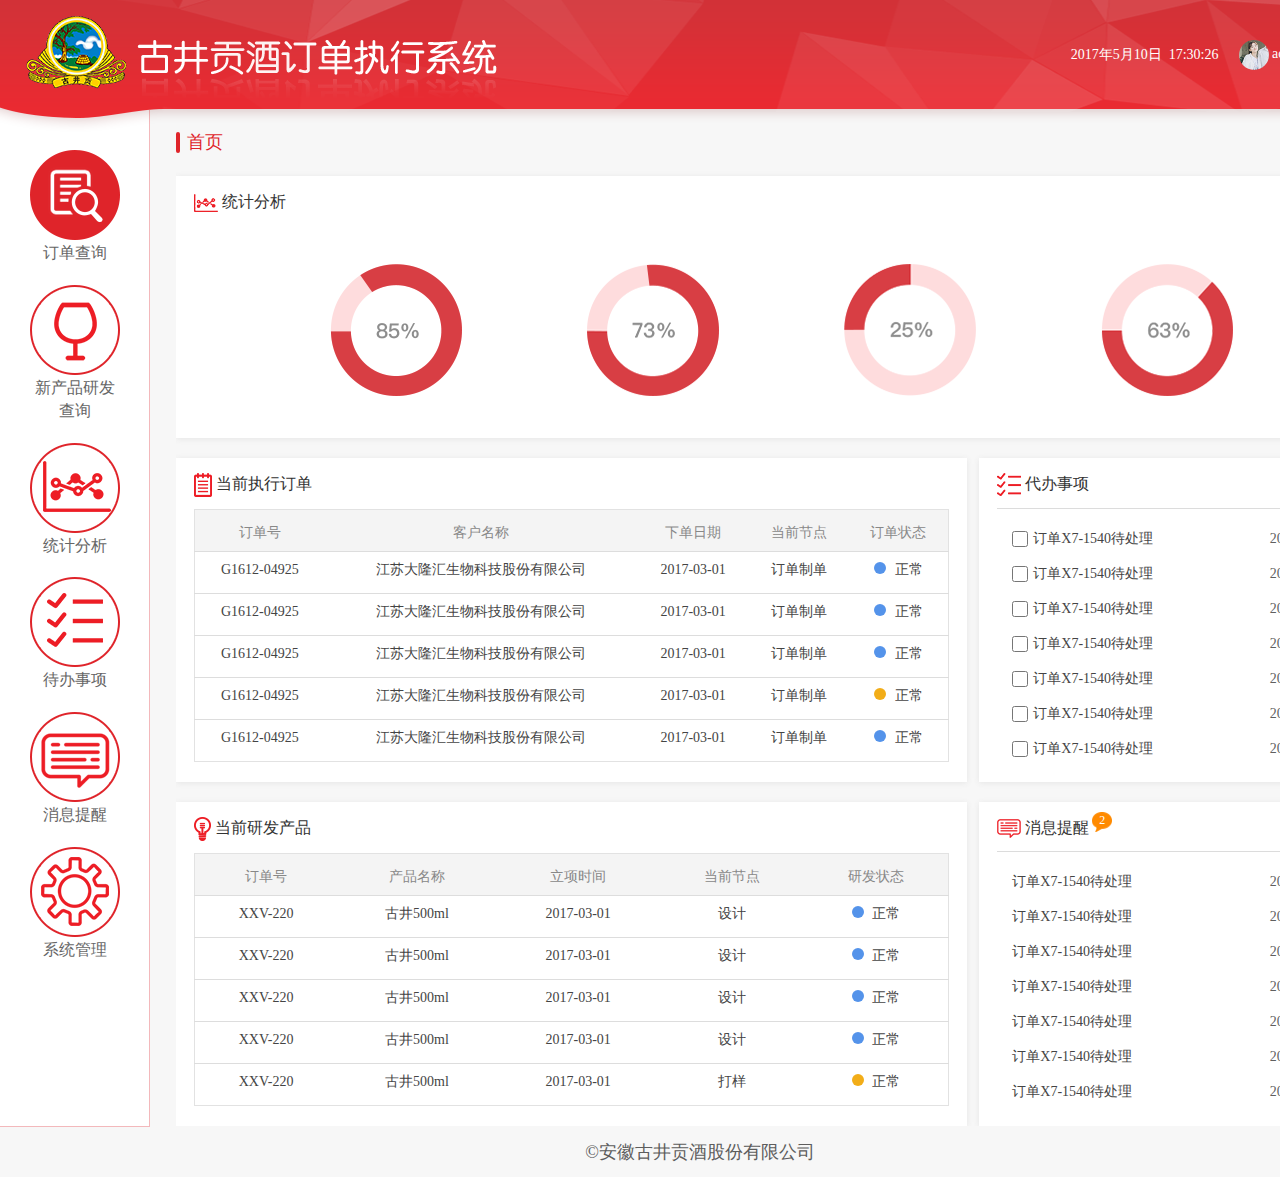
<file: index.html>
<!DOCTYPE html>
<html lang="en">
<head>
    <meta charset="UTF-8">
    <meta http-equiv="X-UA-Compatible" content="IE=edge,Chrome=1"/>
    <meta http-equiv="X-UA-Compatible" content="IE=9"/>
    <title>古井贡酒-首页</title>
    <link rel="stylesheet" href="css/reset.min.css">
    <link rel="stylesheet" href="bootstrap/css/font-awesome.min.css">
    <link rel="stylesheet" href="bootstrap/fonts/fontawesome-webfont.svg">
    <link rel="stylesheet" href="bootstrap/fonts/glyphicons-halflings-regular.svg">
    <link rel="stylesheet" href="bootstrap/css/bootstrap.min.css">
    <link rel="stylesheet" href="css/index.css">
</head>
<body>
<div id="wrapper">
    <div class="header clearfix">
        <div class="head-logo fl">
            <img src="img/logo.png" alt="">
        </div>
        <div class="header-title fl"><img src="img/title.png" alt=""></div>
        <div class="navbar-user fr clearfix">
            <div class="header-time fl">
                2017年5月10日 &nbsp;17:30:26
            </div>
            <div class="navbar-user-name fl">
                <img src="img/user.png">
                admin
            </div>
            <div class="login-in-out fl">
                <a><i class="glyphicon glyphicon-off"></i>退出</a>
            </div>
        </div>
    </div>
    <div class="con clearfix">
        <div class="conL fl">
            <ul>
                <li class="on">订单查询</li>
                <li class="">新产品研发查询</li>
                <li class="">统计分析</li>
                <li class="">待办事项</li>
                <li class="">消息提醒</li>
                <li class="">系统管理</li>
            </ul>
        </div>
        <div class="conR">
            <div class="com-h2">首页</div>
            <div class="box1 com-box">
                <div class="com-h3">
                    <img src="img/icon01.png" alt="">
                    统计分析
                </div>
                <div class="tj">
                    <img src="img/tj.png" alt="">
                </div>
            </div>
            <div class="box2 com-box">
                <div class="com-h3">
                    <img src="img/icon02.png" alt="">
                    当前执行订单
                </div>
                <table class="table ">
                   <thead>
                       <tr>
                           <th>订单号</th>
                           <th>客户名称</th>
                           <th>下单日期</th>
                           <th>当前节点</th>
                           <th>订单状态</th>
                       </tr>
                   </thead>
                    <tbody>
                    <tr>
                        <td>G1612-04925</td>
                        <td>江苏大隆汇生物科技股份有限公司</td>
                        <td>2017-03-01</td>
                        <td> 订单制单 </td>
                        <td><span class="dot"></span>  正常</td>
                    </tr>
                    <tr>
                        <td>G1612-04925</td>
                        <td>江苏大隆汇生物科技股份有限公司</td>
                        <td>2017-03-01</td>
                        <td> 订单制单 </td>
                        <td><span class="dot"></span>  正常</td>
                    </tr>
                    <tr>
                        <td>G1612-04925</td>
                        <td>江苏大隆汇生物科技股份有限公司</td>
                        <td>2017-03-01</td>
                        <td> 订单制单 </td>
                        <td><span class="dot"></span>  正常</td>
                    </tr>
                    <tr>
                        <td>G1612-04925</td>
                        <td>江苏大隆汇生物科技股份有限公司</td>
                        <td>2017-03-01</td>
                        <td> 订单制单 </td>
                        <td><span class="dot  yellow-dot"></span>  正常</td>
                    </tr> <tr>
                        <td>G1612-04925</td>
                        <td>江苏大隆汇生物科技股份有限公司</td>
                        <td>2017-03-01</td>
                        <td> 订单制单 </td>
                        <td><span class="dot"></span>  正常</td>
                    </tr>

                    </tbody>
                </table>
            </div>
            <div class="box3 com-box">
                <div class="com-h3">
                    <img src="img/icon03.png" alt="">
                    代办事项
                </div>
                <div class="operate">
                    <a href="##"><img src="img/delete.png" alt=""></a>
                    <a href="##"><img src="img/add.png" alt=""></a>
                </div>
                <ul class="list-group">
                    <li class="list-group-item"><input type="checkbox">订单X7-1540待处理  <span class="badge">2016-09-27</span></li>
                    <li class="list-group-item"><input type="checkbox">订单X7-1540待处理  <span class="badge">2016-09-27</span></li>
                    <li class="list-group-item"><input type="checkbox">订单X7-1540待处理  <span class="badge">2016-09-27</span></li>
                    <li class="list-group-item"><input type="checkbox">订单X7-1540待处理  <span class="badge">2016-09-27</span></li>
                    <li class="list-group-item"><input type="checkbox">订单X7-1540待处理  <span class="badge">2016-09-27</span></li>
                    <li class="list-group-item"><input type="checkbox">订单X7-1540待处理  <span class="badge">2016-09-27</span></li>
                    <li class="list-group-item"><input type="checkbox">订单X7-1540待处理  <span class="badge">2016-09-27</span></li>

                </ul>
            </div>
            <div class="box4 com-box">
                <div class="com-h3">
                    <img src="img/icon04.png" alt="">
                    当前研发产品
                </div>
                <table class="table ">
                    <thead>
                    <tr>
                        <th>订单号</th>
                        <th>产品名称</th>
                        <th>立项时间</th>
                        <th>当前节点</th>
                        <th>研发状态</th>
                    </tr>
                    </thead>
                    <tbody>
                    <tr>
                        <td>XXV-220</td>
                        <td>古井500ml</td>
                        <td>2017-03-01</td>
                        <td> 设计 </td>
                        <td><span class="dot"></span>  正常</td>
                    </tr>
                    <tr>
                        <td>XXV-220</td>
                        <td>古井500ml</td>
                        <td>2017-03-01</td>
                        <td> 设计 </td>
                        <td><span class="dot"></span>  正常</td>
                    </tr>
                    <tr>
                        <td>XXV-220</td>
                        <td>古井500ml</td>
                        <td>2017-03-01</td>
                        <td> 设计 </td>
                        <td><span class="dot"></span>  正常</td>
                    </tr>
                    <tr>
                        <td>XXV-220</td>
                        <td>古井500ml</td>
                        <td>2017-03-01</td>
                        <td> 设计 </td>
                        <td><span class="dot"></span>  正常</td>
                    </tr>
                    <tr>
                        <td>XXV-220</td>
                        <td>古井500ml</td>
                        <td>2017-03-01</td>
                        <td> 打样 </td>
                        <td><span class="dot yellow-dot"></span>  正常</td>
                    </tr>

                    </tbody>
                </table>
            </div>
            <div class="box5 com-box">
                <div class="com-h3 mess-mind">
                    <img src="img/icon05.png" alt="">
                    消息提醒
                    <span class="mess-mind-num">2</span>
                </div>
                <ul class="list-group">
                    <li class="list-group-item">订单X7-1540待处理  <span class="badge">2016-09-27</span></li>
                    <li class="list-group-item">订单X7-1540待处理  <span class="badge">2016-09-27</span></li>
                    <li class="list-group-item">订单X7-1540待处理  <span class="badge">2016-09-27</span></li>
                    <li class="list-group-item">订单X7-1540待处理  <span class="badge">2016-09-27</span></li>
                    <li class="list-group-item">订单X7-1540待处理  <span class="badge">2016-09-27</span></li>
                    <li class="list-group-item">订单X7-1540待处理  <span class="badge">2016-09-27</span></li>
                    <li class="list-group-item">订单X7-1540待处理  <span class="badge">2016-09-27</span></li>

                </ul>
            </div>


        </div>
    </div>
</div>
<div class="footer">
    ©安徽古井贡酒股份有限公司
</div>
</body>
</html>
<script src="js/jquery-1.11.3.min.js"></script>
<script src="bootstrap/js/bootstrap.min.js"></script>
<script src="bootstrap/js/html5.min.js"></script>
<script src="js/index.js"></script>
</file>
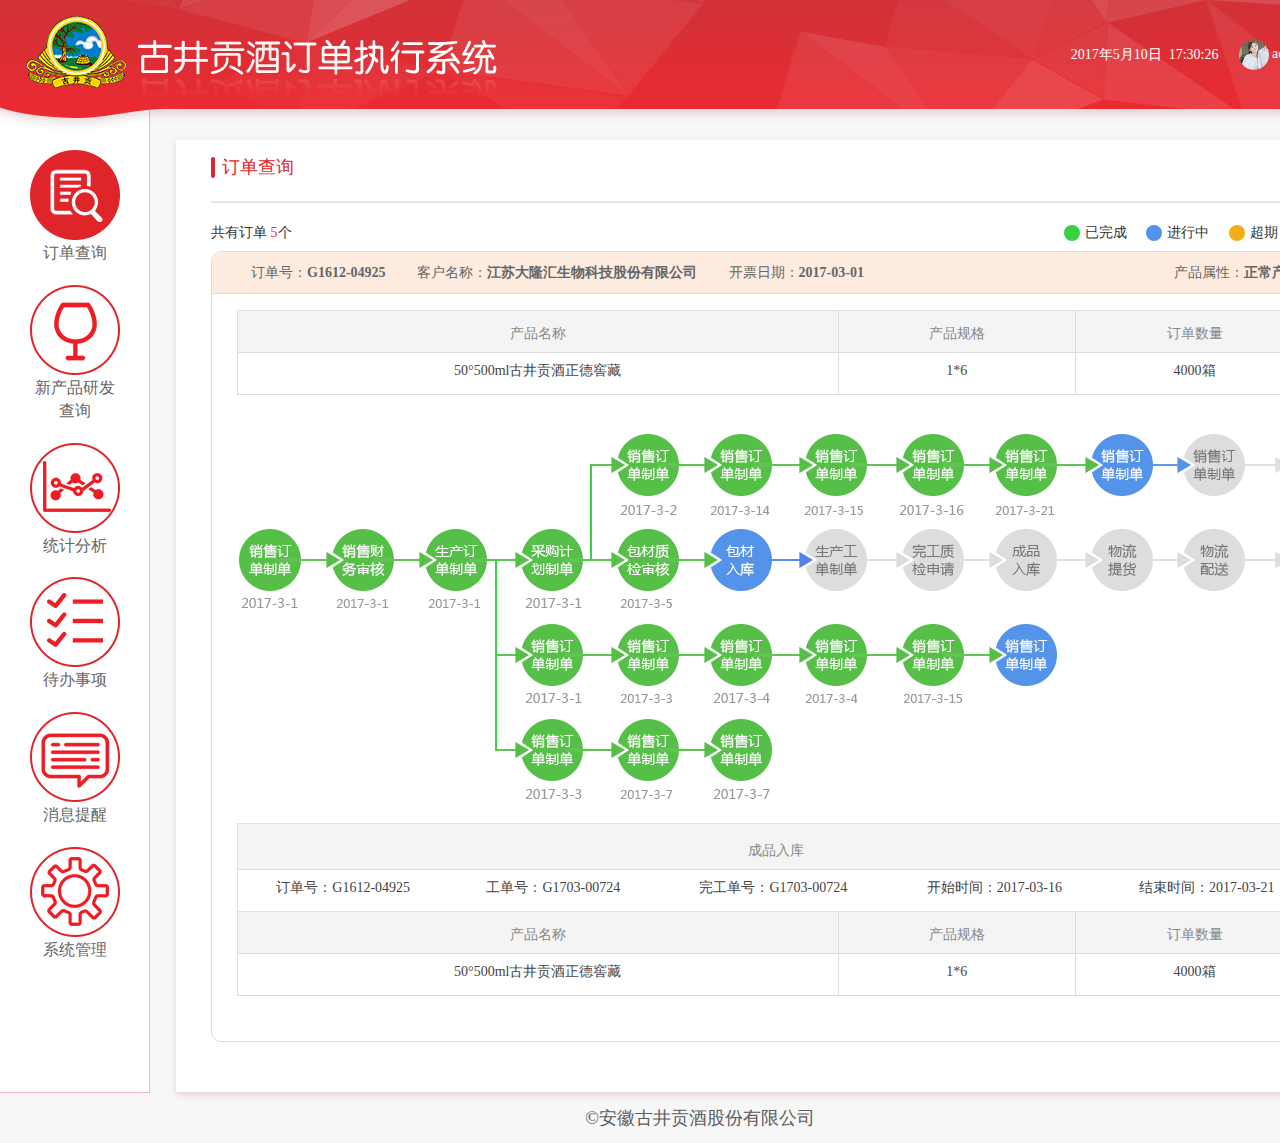
<file: ddcx.html>
<!DOCTYPE html>
<html lang="en">
<head>
    <meta charset="UTF-8">
    <meta http-equiv="X-UA-Compatible" content="IE=edge,Chrome=1"/>
    <meta http-equiv="X-UA-Compatible" content="IE=9"/>
    <title>古井贡酒-订单查询</title>
    <link rel="stylesheet" href="css/reset.min.css">
    <link rel="stylesheet" href="bootstrap/css/font-awesome.min.css">
    <link rel="stylesheet" href="bootstrap/fonts/fontawesome-webfont.svg">
    <link rel="stylesheet" href="bootstrap/fonts/glyphicons-halflings-regular.svg">
    <link rel="stylesheet" href="bootstrap/css/bootstrap.min.css">
    <link rel="stylesheet" href="css/index.css">
</head>
<body>
<div id="wrapper">
    <div class="header clearfix">
        <div class="head-logo fl">
            <img src="img/logo.png" alt="">
        </div>
        <div class="header-title fl"><img src="img/title.png" alt=""></div>
        <div class="navbar-user fr clearfix">
            <div class="header-time fl">
                2017年5月10日 &nbsp;17:30:26
            </div>
            <div class="navbar-user-name fl">
                <img src="img/user.png">
                admin
            </div>
            <div class="login-in-out fl">
                <a><i class="glyphicon glyphicon-off"></i>退出</a>
            </div>
        </div>
    </div>
    <div class="con clearfix">
        <div class="conL fl">
            <ul>
                <li class="on">订单查询</li>
                <li class="">新产品研发查询</li>
                <li class="">统计分析</li>
                <li class="">待办事项</li>
                <li class="">消息提醒</li>
                <li class="">系统管理</li>
            </ul>
        </div>
        <div class="conR com-box2">
            <div class="com-h2">订单查询</div>
            <hr class="com-line">
            <div class="order-status">
                <span>共有订单 <i class="red-font">5</i>个</span>
                <div class="order-status-process fr">
                    <span><i class="dot green-dot"></i>已完成</span>
                    <span><i class="dot"></i>进行中</span>
                    <span><i class="dot yellow-dot"></i>超期</span>
                    <span><i class="dot green-dot2"></i>无</span>
                </div>
            </div>
            <div class="order-item">
                <div class="order-item-h3 clearfix">
                    <span>订单号：<b>G1612-04925</b> </span>
                    <span>客户名称：<b>江苏大隆汇生物科技股份有限公司</b></span>
                    <span>开票日期：<b>2017-03-01</b> </span>
                    <span class="fr">产品属性：<b>正常产品</b></span></div>
                <table class="table table-bordered">
                    <thead>
                    <tr>
                        <th>产品名称</th>
                        <th>产品规格</th>
                        <th>订单数量</th>
                    </tr>
                    </thead>
                    <tbody>
                    <tr>
                        <td>50°500ml古井贡酒正德窖藏</td>
                        <td>1*6</td>
                        <td>4000箱</td>
                    </tr>
                    </tbody>
                </table>
                <div class="flow-chart">
                    <img src="img/pic1.png" alt="">
                </div>
                <table class="table table2">
                    <thead>
                    <tr>
                        <th colspan="5">成品入库</th>
                    </tr>
                    </thead>
                    <tbody>
                    <tr>
                        <td>订单号：G1612-04925</td>
                        <td>工单号：G1703-00724</td>
                        <td>完工单号：G1703-00724</td>
                        <td> 开始时间：2017-03-16 </td>
                        <td>结束时间：2017-03-21</td>
                    </tr>
                    </tbody>
                </table>
                <table class="table table-bordered">
                    <thead>
                    <tr>
                        <th>产品名称</th>
                        <th>产品规格</th>
                        <th>订单数量</th>
                    </tr>
                    </thead>
                    <tbody>
                    <tr>
                        <td>50°500ml古井贡酒正德窖藏</td>
                        <td>1*6</td>
                        <td>4000箱</td>
                    </tr>
                    </tbody>
                </table>
            </div>

        </div>
    </div>
</div>
<div class="footer">
    ©安徽古井贡酒股份有限公司
</div>
</body>
</html>
<script src="js/jquery-1.11.3.min.js"></script>
<script src="bootstrap/js/bootstrap.min.js"></script>
<script src="bootstrap/js/html5.min.js"></script>
<script src="js/index.js"></script>
</file>
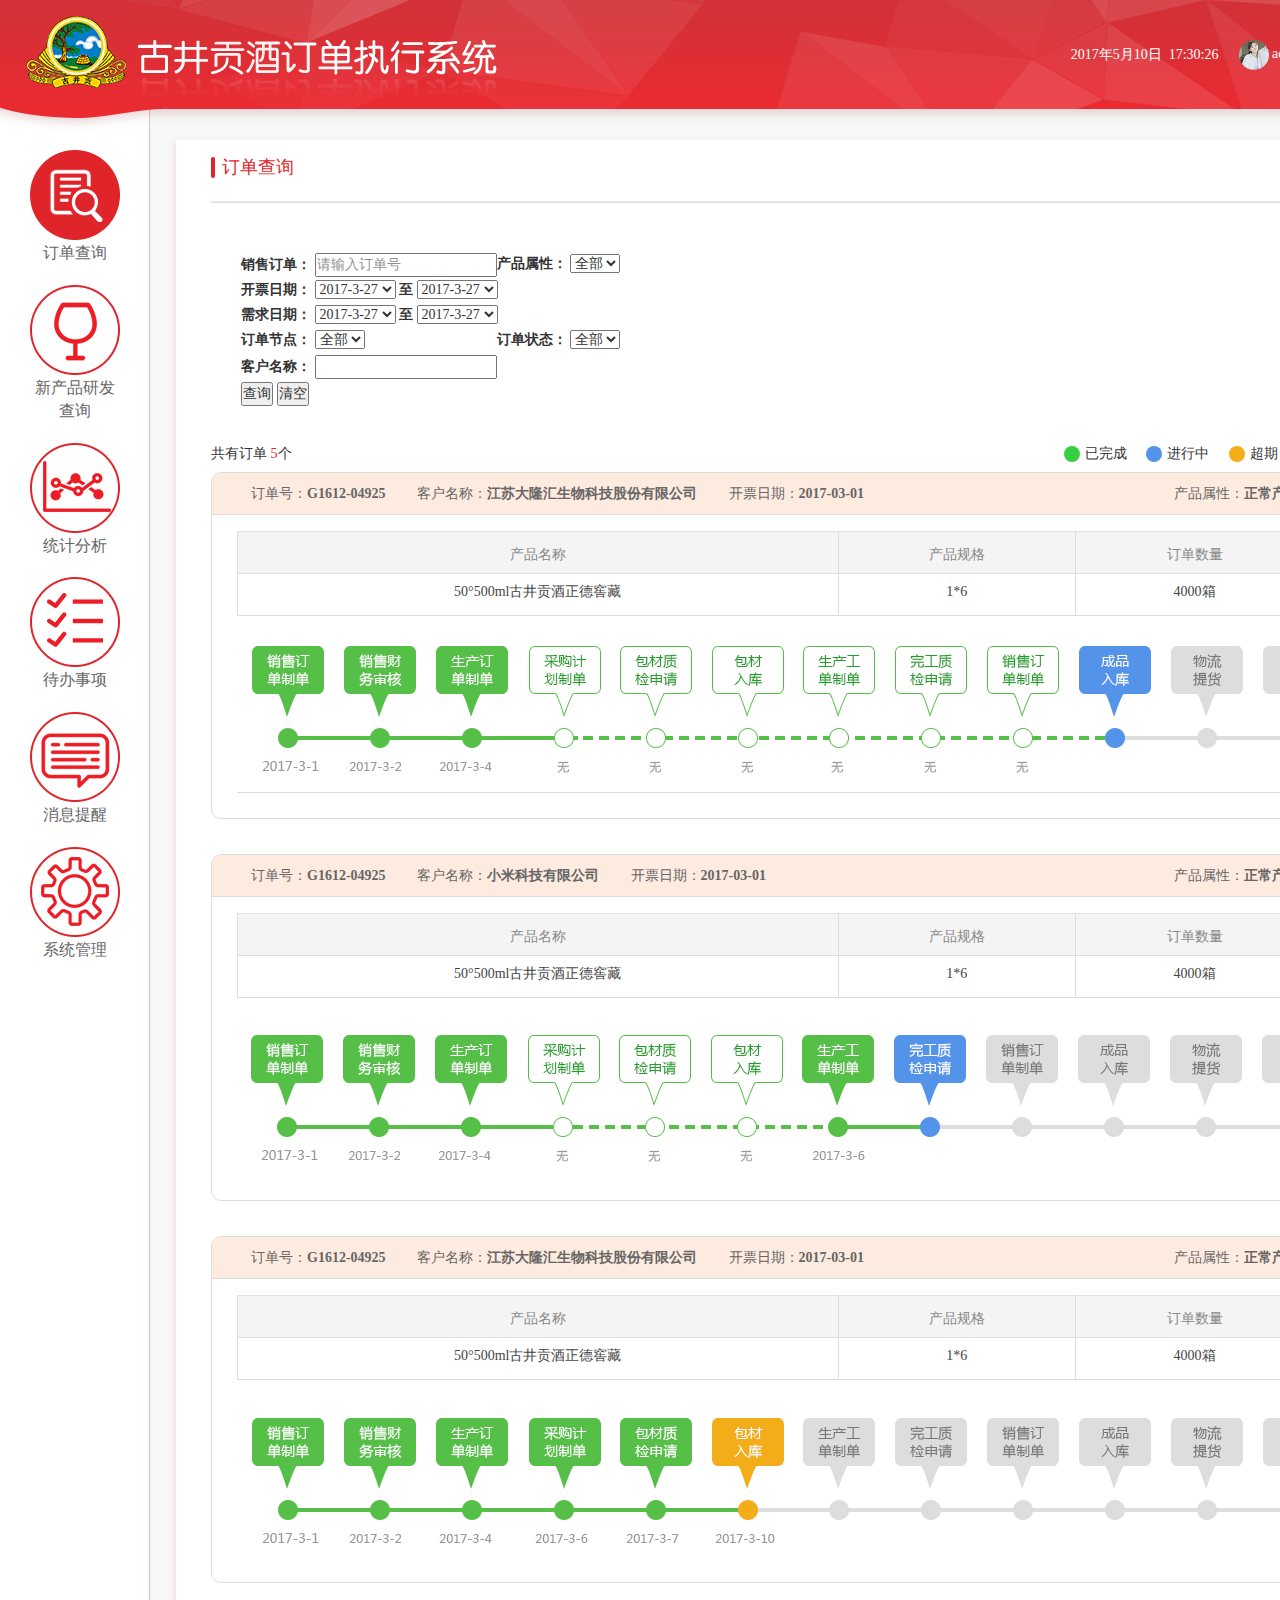
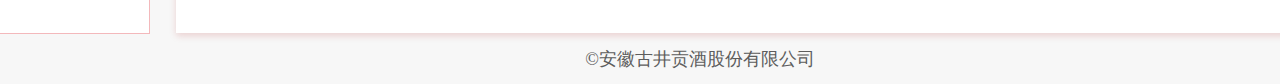
<file: ddcx2.html>
<!DOCTYPE html>
<html lang="en">
<head>
    <meta charset="UTF-8">
    <meta http-equiv="X-UA-Compatible" content="IE=edge,Chrome=1"/>
    <meta http-equiv="X-UA-Compatible" content="IE=9"/>
    <title>古井贡酒-订单查询2</title>
    <link rel="stylesheet" href="css/reset.min.css">
    <link rel="stylesheet" href="bootstrap/css/font-awesome.min.css">
    <link rel="stylesheet" href="bootstrap/fonts/fontawesome-webfont.svg">
    <link rel="stylesheet" href="bootstrap/fonts/glyphicons-halflings-regular.svg">
    <link rel="stylesheet" href="bootstrap/css/bootstrap.min.css">
    <link rel="stylesheet" href="css/index.css">
</head>
<body>
<div id="wrapper">
    <div class="header clearfix">
        <div class="head-logo fl">
            <img src="img/logo.png" alt="">
        </div>
        <div class="header-title fl"><img src="img/title.png" alt=""></div>
        <div class="navbar-user fr clearfix">
            <div class="header-time fl">
                2017年5月10日 &nbsp;17:30:26
            </div>
            <div class="navbar-user-name fl">
                <img src="img/user.png">
                admin
            </div>
            <div class="login-in-out fl">
                <a><i class="glyphicon glyphicon-off"></i>退出</a>
            </div>
        </div>
    </div>
    <div class="con clearfix">
        <div class="conL fl">
            <ul>
                <li class="on">订单查询</li>
                <li class="">新产品研发查询</li>
                <li class="">统计分析</li>
                <li class="">待办事项</li>
                <li class="">消息提醒</li>
                <li class="">系统管理</li>
            </ul>
        </div>
        <div class="conR com-box2">
            <div class="com-h2">订单查询</div>
            <hr class="com-line">
            <form action="" style="padding: 30px;">
                <table class="table-form">
                    <tr class="form-group">
                        <td>
                        <label for="1">销售订单：</label>
                        <input type="text" class="input" id="1" placeholder="请输入订单号">
                        </td>
                        <td>
                        <label for="2">产品属性：</label>
                        <select name="" id="2" class="input">
                            <option value="">全部</option>
                            <option value=""></option>
                        </select>
                        </td>
                    </tr>

                    <tr class="form-group">
                        <td colspan="2">
                        <label for="3">开票日期：</label>
                        <select name="" id="3" class="input input330">
                            <option value="">2017-3-27</option>
                            <option value=""></option>
                        </select>
                        <label for="">至</label>
                        <select name="" id="" class="input input330" >
                            <option value="">2017-3-27</option>
                            <option value=""></option>
                        </select>
                        </td>
                    </tr>
                    <tr class="form-group">
                        <td colspan="2">
                        <label for="3">需求日期：</label>
                        <select name="" id="3" class="input input330">
                            <option value="">2017-3-27</option>
                            <option value=""></option>
                        </select>
                        <label for="">至</label>
                        <select name="" id="" class="input input330">
                            <option value="">2017-3-27</option>
                            <option value=""></option>
                        </select>
                        </td>
                    </tr>
                    <tr class="form-group">
                        <td>
                        <label for="">订单节点：</label>
                        <select name="" id="" class="input">
                            <option value="">全部</option>
                            <option value=""></option>
                        </select>
                        </td>
                        <td>
                        <label for="">订单状态：</label>
                        <select name="" id="" class="input">
                            <option value="">全部</option>
                            <option value=""></option>
                        </select>
                        </td>
                    </tr>
                    <tr class="form-group">
                        <td colspan="2">
                        <label for="">客户名称：</label>
                        <input type="text" class="input input700">
                        </td>
                    </tr>
                </table>
                <div class="btn800">
                    <button type="button" class="red-btn">查询</button>
                    <button type="button" class="grey-btn">清空</button>
                </div>
            </form>
            <div class="order-status">
                <span>共有订单 <i class="red-font">5</i>个</span>
                <div class="order-status-process fr">
                    <span><i class="dot green-dot"></i>已完成</span>
                    <span><i class="dot"></i>进行中</span>
                    <span><i class="dot yellow-dot"></i>超期</span>
                    <span><i class="dot green-dot2"></i>无</span>
                </div>
            </div>
            <div class="order-item">
                <div class="order-item-h3 clearfix">
                    <span>订单号：<b>G1612-04925</b> </span>
                    <span>客户名称：<b>江苏大隆汇生物科技股份有限公司</b></span>
                    <span>开票日期：<b>2017-03-01</b> </span>
                    <span class="fr">产品属性：<b>正常产品</b></span></div>
                <table class="table table-bordered">
                    <thead>
                    <tr>
                        <th>产品名称</th>
                        <th>产品规格</th>
                        <th>订单数量</th>
                    </tr>
                    </thead>
                    <tbody>
                    <tr>
                        <td>50°500ml古井贡酒正德窖藏</td>
                        <td>1*6</td>
                        <td>4000箱</td>
                    </tr>
                    </tbody>
                </table>
                <div class="flow-chart">
                    <img src="img/pic2.png" alt="">
                </div>
            </div>
            <div class="order-item">
                <div class="order-item-h3 clearfix">
                    <span>订单号：<b>G1612-04925</b> </span>
                    <span>客户名称：<b>小米科技有限公司         </b></span>
                    <span>开票日期：<b>2017-03-01</b> </span>
                    <span class="fr">产品属性：<b>正常产品</b></span></div>
                <table class="table table-bordered">
                    <thead>
                    <tr>
                        <th>产品名称</th>
                        <th>产品规格</th>
                        <th>订单数量</th>
                    </tr>
                    </thead>
                    <tbody>
                    <tr>
                        <td>50°500ml古井贡酒正德窖藏</td>
                        <td>1*6</td>
                        <td>4000箱</td>
                    </tr>
                    </tbody>
                </table>
                <div class="flow-chart">
                    <img src="img/pic3.png" alt="">
                </div>
            </div>
            <div class="order-item">
                <div class="order-item-h3 clearfix">
                    <span>订单号：<b>G1612-04925</b> </span>
                    <span>客户名称：<b>江苏大隆汇生物科技股份有限公司</b></span>
                    <span>开票日期：<b>2017-03-01</b> </span>
                    <span class="fr">产品属性：<b>正常产品</b></span></div>
                <table class="table table-bordered">
                    <thead>
                    <tr>
                        <th>产品名称</th>
                        <th>产品规格</th>
                        <th>订单数量</th>
                    </tr>
                    </thead>
                    <tbody>
                    <tr>
                        <td>50°500ml古井贡酒正德窖藏</td>
                        <td>1*6</td>
                        <td>4000箱</td>
                    </tr>
                    </tbody>
                </table>
                <div class="flow-chart">
                    <img src="img/pic4.png" alt="">
                </div>
            </div>
        </div>
    </div>
</div>
<div class="footer">
    ©安徽古井贡酒股份有限公司
</div>
</body>
</html>
<script src="js/jquery-1.11.3.min.js"></script>
<script src="bootstrap/js/bootstrap.min.js"></script>
<script src="bootstrap/js/html5.min.js"></script>
<script src="js/index.js"></script>
</file>
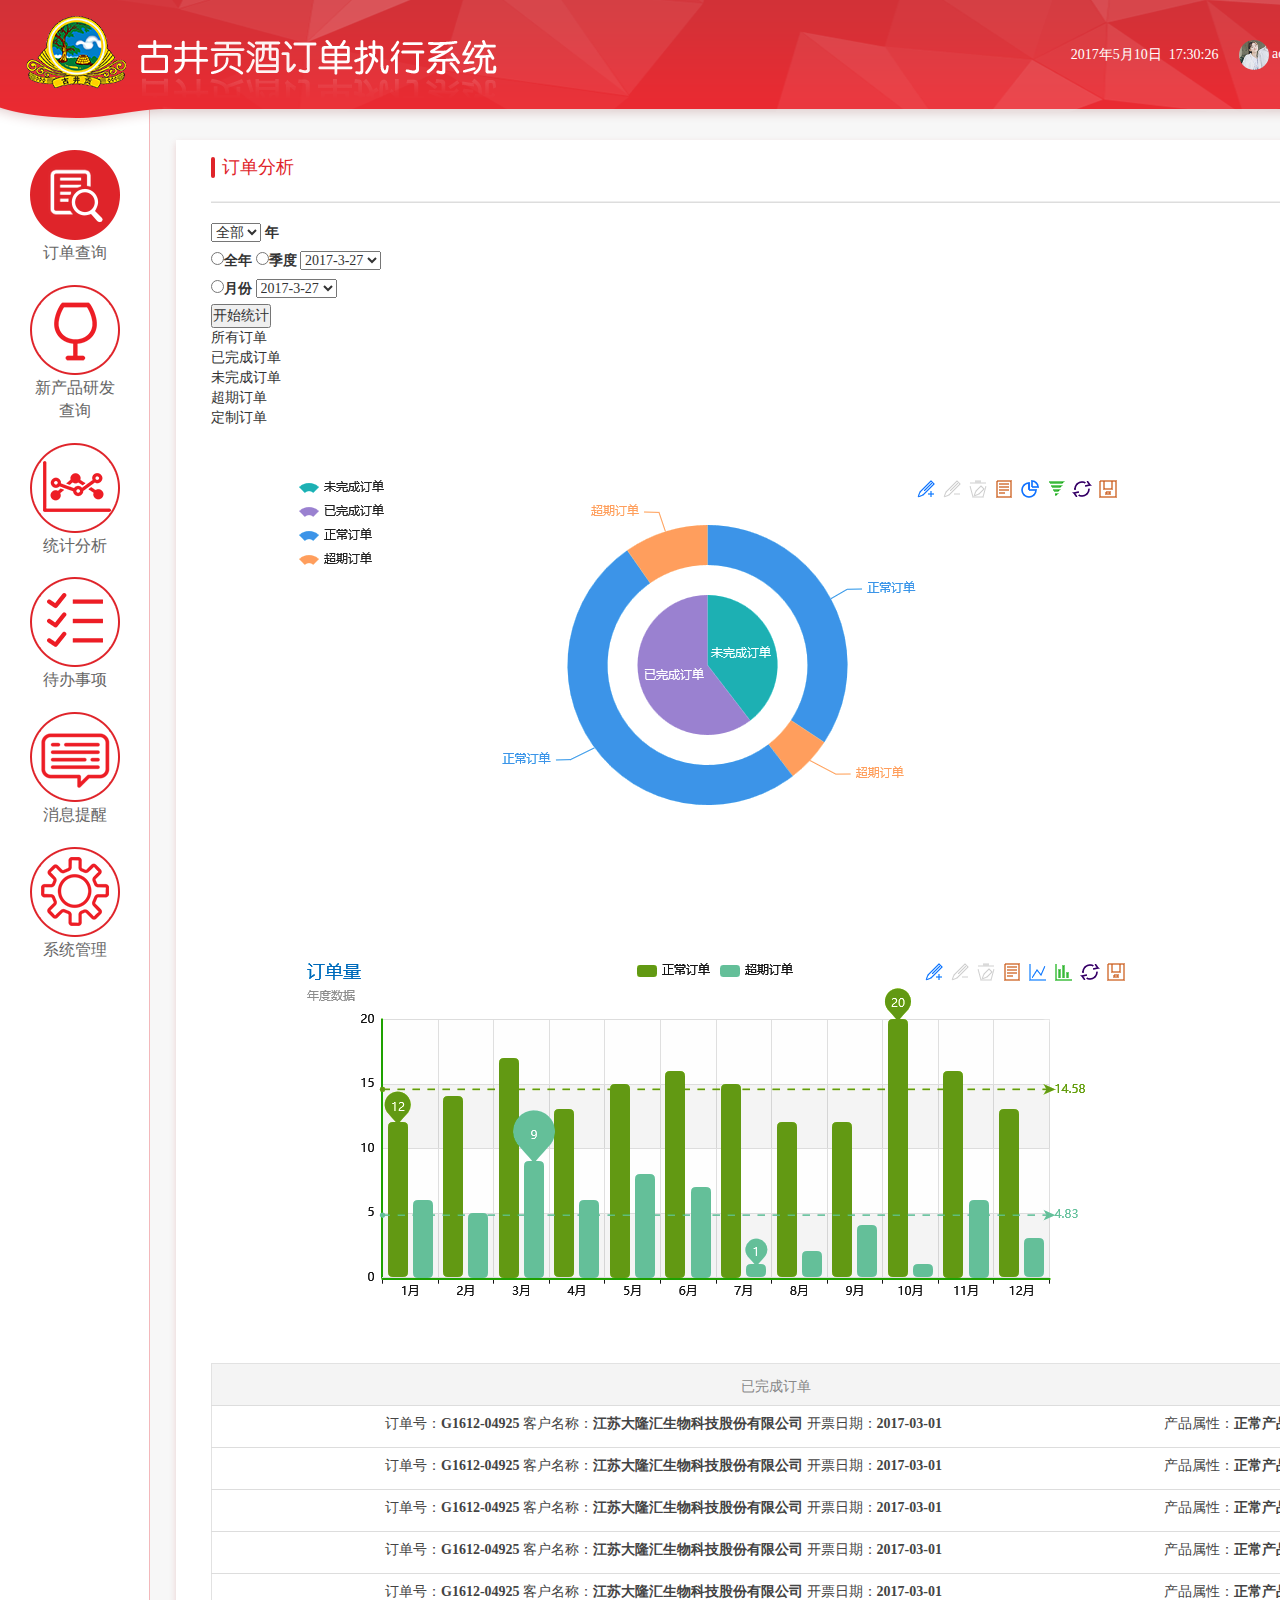
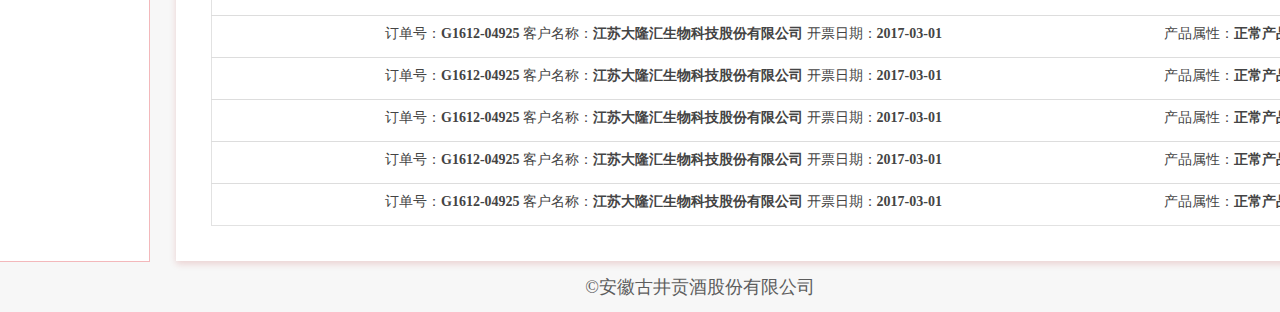
<file: tjfx.html>
<!DOCTYPE html>
<html lang="en">
<head>
    <meta charset="UTF-8">
    <meta http-equiv="X-UA-Compatible" content="IE=edge,Chrome=1"/>
    <meta http-equiv="X-UA-Compatible" content="IE=9"/>
    <title>古井贡酒-统计分析</title>
    <link rel="stylesheet" href="css/reset.min.css">
    <link rel="stylesheet" href="bootstrap/css/font-awesome.min.css">
    <link rel="stylesheet" href="bootstrap/fonts/fontawesome-webfont.svg">
    <link rel="stylesheet" href="bootstrap/fonts/glyphicons-halflings-regular.svg">
    <link rel="stylesheet" href="bootstrap/css/bootstrap.min.css">
    <link rel="stylesheet" href="css/index.css">
</head>
<body>
<div id="wrapper">
    <div class="header clearfix">
        <div class="head-logo fl">
            <img src="img/logo.png" alt="">
        </div>
        <div class="header-title fl"><img src="img/title.png" alt=""></div>
        <div class="navbar-user fr clearfix">
            <div class="header-time fl">
                2017年5月10日 &nbsp;17:30:26
            </div>
            <div class="navbar-user-name fl">
                <img src="img/user.png">
                admin
            </div>
            <div class="login-in-out fl">
                <a><i class="glyphicon glyphicon-off"></i>退出</a>
            </div>
        </div>
    </div>
    <div class="con clearfix">
        <div class="conL fl">
            <ul>
                <li class="on">订单查询</li>
                <li class="">新产品研发查询</li>
                <li class="">统计分析</li>
                <li class="">待办事项</li>
                <li class="">消息提醒</li>
                <li class="">系统管理</li>
            </ul>
        </div>
        <div class="conR com-box2">
            <div class="com-h2">订单分析</div>
            <hr class="com-line">
            <form action="">
                <table class="table-form table-form-min">
                    <tr class="form-group">
                        <td>
                            <select name="" id="2" class="input input330">
                                <option value="">全部</option>
                                <option value=""></option>
                            </select>
                            <label for="2">年</label>
                        </td>
                    </tr>
                    <tr class="form-group">
                        <td>
                            <input type="radio" id="year"><label for="year">全年</label>
                            <input type="radio" id="quarter"><label for="quarter">季度</label>
                            <select name="" id="" class="input" >
                                <option value="">2017-3-27</option>
                                <option value=""></option>
                            </select>
                        </td>
                    </tr>
                    <tr class="form-group">
                        <td>
                            <input type="radio" id="month"><label for="month">月份</label>
                            <select name="" id="" class="input" >
                                <option value="">2017-3-27</option>
                                <option value=""></option>
                            </select>
                        </td>
                    </tr>
                </table>
                <div class="btn800">
                    <button type="button" class="red-btn">开始统计</button>
                </div>
            </form>
            <div class="slideTxtBox">
                <div class="hd">
                    <ul>
                        <li class="on">所有订单  </li>
                        <li class="">已完成订单   </li>
                        <li class="">未完成订单   </li>
                        <li class="">超期订单   </li>
                        <li class="">定制订单   </li>
                    </ul>
                </div>
                <div class="bd">
                    <div>
                        <img src="img/pic5.png" alt="" id="pic5">
                        <div class="al-order">
                            <form action="">
                                <table class="table">
                                    <thead>
                                        <tr>
                                        <th colspan="2">已完成订单</th>
                                    </tr>
                                    </thead>
                                    <tbody>
                                    <tr>
                                        <td>
                                            <span>订单号：<b>G1612-04925 </b></span>
                                            <span>客户名称：<b>江苏大隆汇生物科技股份有限公司</b></span>
                                            <span>开票日期：<b>2017-03-01  </b></span>
                                        </td>
                                        <td>产品属性：<b>正常产品</b></td>
                                    </tr>
                                    <tr>
                                        <td>
                                            <span>订单号：<b>G1612-04925 </b></span>
                                            <span>客户名称：<b>江苏大隆汇生物科技股份有限公司</b></span>
                                            <span>开票日期：<b>2017-03-01  </b></span>
                                        </td>
                                        <td>产品属性：<b>正常产品</b></td>
                                    </tr>
                                    <tr>
                                        <td>
                                            <span>订单号：<b>G1612-04925 </b></span>
                                            <span>客户名称：<b>江苏大隆汇生物科技股份有限公司</b></span>
                                            <span>开票日期：<b>2017-03-01  </b></span>
                                        </td>
                                        <td>产品属性：<b>正常产品</b></td>
                                    </tr>
                                    <tr>
                                        <td>
                                            <span>订单号：<b>G1612-04925 </b></span>
                                            <span>客户名称：<b>江苏大隆汇生物科技股份有限公司</b></span>
                                            <span>开票日期：<b>2017-03-01  </b></span>
                                        </td>
                                        <td>产品属性：<b>正常产品</b></td>
                                    </tr>
                                    <tr>
                                        <td>
                                            <span>订单号：<b>G1612-04925 </b></span>
                                            <span>客户名称：<b>江苏大隆汇生物科技股份有限公司</b></span>
                                            <span>开票日期：<b>2017-03-01  </b></span>
                                        </td>
                                        <td>产品属性：<b>正常产品</b></td>
                                    </tr>
                                    <tr>
                                        <td>
                                            <span>订单号：<b>G1612-04925 </b></span>
                                            <span>客户名称：<b>江苏大隆汇生物科技股份有限公司</b></span>
                                            <span>开票日期：<b>2017-03-01  </b></span>
                                        </td>
                                        <td>产品属性：<b>正常产品</b></td>
                                    </tr>
                                    <tr>
                                        <td>
                                            <span>订单号：<b>G1612-04925 </b></span>
                                            <span>客户名称：<b>江苏大隆汇生物科技股份有限公司</b></span>
                                            <span>开票日期：<b>2017-03-01  </b></span>
                                        </td>
                                        <td>产品属性：<b>正常产品</b></td>
                                    </tr> <tr>
                                        <td>
                                            <span>订单号：<b>G1612-04925 </b></span>
                                            <span>客户名称：<b>江苏大隆汇生物科技股份有限公司</b></span>
                                            <span>开票日期：<b>2017-03-01  </b></span>
                                        </td>
                                        <td>产品属性：<b>正常产品</b></td>
                                    </tr> <tr>
                                        <td>
                                            <span>订单号：<b>G1612-04925 </b></span>
                                            <span>客户名称：<b>江苏大隆汇生物科技股份有限公司</b></span>
                                            <span>开票日期：<b>2017-03-01  </b></span>
                                        </td>
                                        <td>产品属性：<b>正常产品</b></td>
                                    </tr> <tr>
                                        <td>
                                            <span>订单号：<b>G1612-04925 </b></span>
                                            <span>客户名称：<b>江苏大隆汇生物科技股份有限公司</b></span>
                                            <span>开票日期：<b>2017-03-01  </b></span>
                                        </td>
                                        <td>产品属性：<b>正常产品</b></td>
                                    </tr>



                                    </tbody>
                                </table>
                            </form>
                        </div>
                    </div>
                    <div >2</div>
                    <div >3</div>
                    <div >4</div>
                    <div >5</div>
                </div>
            </div>
        </div>
    </div>
</div>
<div class="footer">
    ©安徽古井贡酒股份有限公司
</div>
</body>
</html>
<script src="js/jquery-1.11.3.min.js"></script>
<script src="bootstrap/js/bootstrap.min.js"></script>
<script src="bootstrap/js/html5.min.js"></script>
<script src="js/jquery.SuperSlide.2.1.1.js"></script>
<script src="js/index.js"></script>
<script>
    $(".slideTxtBox").slide({
        trigger: "click"
    });
    $('#pic5').click(function(){
        $('.al-order').toggle('slow')
    })
</script>
</file>
<file: css/index.css>
.fl {
    float: left;
}

.fr {
    float: right;
}
html, body {
    height: 100%;
    background: #f7f7f7;
    font-family: 微软雅黑;
}
#wrapper{
    position: relative;
    min-height: 100%;
    min-width: 1400px;
    margin: auto;
    padding-bottom: 50px;
    box-sizing: border-box;
}
.header {
    position: absolute;
    left: 0;
    top: 0;
    z-index: 9;
    width: 100%;
    height: 132px;
    padding: 0 26px;
    background:url(../img/head_bg.png) no-repeat;
    background-size: 100% 100%;
}
.con {
    box-sizing: border-box;
    width: 100%;
    padding-right: 25px;
    padding-top: 110px;
}
.footer{
    color: #5d5d5d;
    font-size: 18px;
    text-align: center;

    margin: -50px auto 0;
    height: 50px;
    line-height: 50px;
    width: 100%;
    min-width: 1400px;
}
.head-logo{
    margin-right: 10px;
    margin-top: 16px;
}
.header-title {
    margin-top: 40px;
}
.header-time {
    color: #fff;
    font-size: 14px;
    margin: 45px 20px 0 40px;
}
.navbar-user-name{
    color: #fff;
    font-size: 14px;
    margin-top: 40px;
    cursor: pointer;
}
.navbar-user-name img{
    width: 30px;
    height: 30px;
    display: inline-block;
    border-radius: 50%;
    overflow: hidden;
}
.login-in-out{
    cursor: pointer;
    margin-top: 46px;
    margin-left: 20px;
}
.login-in-out a{
    color: #fff;
    font-size: 14px;
}
.glyphicon{
    margin-right: 5px;
}


.conL {
    float: left;
    width: 150px;
    background: #fff;
    border-right: 1px solid #f3b8bb;
    border-bottom: 1px solid #f3b8bb;
    padding-top: 20px;
    box-sizing: border-box;
}

.conR {
    overflow: hidden;
    padding-top: 20px;
    margin-left: 176px;
    box-sizing: border-box;
}
.conL li {
    width: 90px;
    cursor: pointer;
    color: #666666;
    font-size: 16px;
    text-align: center;
    padding-top: 92px;
    margin: 20px auto;
}
.conL li:nth-child(1) {
    background: url(../img/m1.png) no-repeat center 0;
}

.conL li:nth-child(1).on {
    background: url(../img/m1_p.png) no-repeat center 0;
}

.conL li:nth-child(2) {
    background: url(../img/m2.png) no-repeat center 0;
}

.conL li:nth-child(2).on {
    background: url(../img/m2_p.png) no-repeat center 0;
}

.conL li:nth-child(3) {
    background: url(../img/m3.png) no-repeat center 0;
}

.conL li:nth-child(3).on {
    background: url(../img/m3_p.png) no-repeat center 0;
}

.conL li:nth-child(4) {
    background: url(../img/m4.png) no-repeat center 0;
}

.conL li:nth-child(4).on {
    background: url(../img/m4_p.png) no-repeat center 0;
}
.conL li:nth-child(5) {
    background: url(../img/m5.png) no-repeat center 0;
}

.conL li:nth-child(5).on {
    background: url(../img/m5_p.png) no-repeat center 0;
}
.conL li:nth-child(6) {
    background: url(../img/m6.png) no-repeat center 0;
}

.conL li:nth-child(6).on {
    background: url(../img/m6_p.png) no-repeat center 0;
}
.com-h2 {
    position: relative;
    color: #df242a;
    font-size: 18px;
    padding-left: 11px;
    box-sizing: border-box;
}

.com-h2:before {
    position: absolute;
    left: 0;
    top: 2px;
    content: '';
    width:4px;
    height: 21px;
    background: #df242a;
    border-radius: 10px;
}
.com-box{
    background-color: rgb(255, 255, 255);
    -webkit-box-shadow: 0px 1px 6px 0px rgba(76, 76, 76, 0.1);
    -moz-box-shadow:0px 1px 6px 0px rgba(76, 76, 76, 0.1);
    box-shadow: 0px 1px 6px 0px rgba(76, 76, 76, 0.1);
    padding:10px 18px;
    margin-top: 20px;
    box-sizing: border-box;
}
.com-h3{
    color: #333333;
    font-size: 16px;
    margin-bottom: 12px;
    margin-top: 5px;
}
.box1{
    width: 100%;
}
.tj{
    text-align: center;
    padding: 10px;
    box-sizing: border-box;
}
.box2,.box4{
    float: left;
    width: 66%;
    height: 324px;
}
.box3,.box5{
    position: relative;
    float: right;
    width: 33%;
    height: 324px;
}
.table{
    border:1px solid #e2e2e2;
    text-align: center;
}
.table th{
    background: #f4f4f4;
    font-weight: normal;
    text-align: center;
    color: #888888;
    border-bottom:none;
    height: 42px;
}
.table td{
    color: #444444;
    font-size: 14px;
    height: 42px;
}
.dot{
    display: inline-block;
    width: 12px;
    height: 12px;
    background: #5493ea;
    border-radius: 50%;
    margin-right: 5px;
}
.yellow-dot{
    background: #f2ad18;
}
.list-group .badge {
    display: inline-block;
    min-width: 10px;
    padding: 3px 7px;
    padding-left: 20px;
    font-weight: normal;
    line-height: 1;
    color: #5f5f5f;
    text-align: center;
    white-space: nowrap;
    vertical-align: middle;
    background-color: transparent;
    border-radius: 0;
    font-size: 14px;
}
.list-group-item.active>.badge, .nav-pills>.active>a>.badge {
    color: #5f5f5f;
    background-color: #fff;
}
.list-group{
    border-top:1px solid #dcdcdc;
    padding-top: 12px;
}
.list-group-item{
    border:none;
    color: #444444;
    font-size: 14px;
    padding:8px 15px;
}
.list-group-item input{
    width: 16px;
    height: 16px;
    margin-right: 5px;
    margin-top: -2px;
    vertical-align: middle;
}
.operate{
    position: absolute;
    top: 15px;
    right: 18px;
}
.mess-mind{
    position: relative;
}
.mess-mind-num{
    position: absolute;
    left: 95px;
    top: -5px;
    color: #fff;
    font-size: 12px;
    background: url(../img/icon-range.png) no-repeat center center;
    background-size: 100% 100%;
    min-width: 20px;
    height: 20px;
    padding:0 7px;
    text-align: center;
}
/*订单查询样式*/
.com-box2{
    padding: 15px 35px;
    background-color: rgb(255, 255, 255);
    box-shadow: 0px 3px 7px 0px rgba(172, 0, 0, 0.15);
    margin-top: 30px;
}
hr.com-line{
    height: 1px;
    background: #ddd;
    width: 100%;
}
.order-item{
    width: 100%;
    border:1px solid #dcdcdc;
    border-radius: 10px;
    padding: 25px;
    padding-top: 0;
    box-sizing: border-box;
    overflow: hidden;
    margin-bottom:35px;
}
.order-item span{
    margin:0 14px;
}
.order-item-h3{
    height: 42px;
    line-height: 42px;
    background: #feebe0;
    border-bottom:1px solid #dcdcdc;
    margin: 0 -25px;
    color: #666666;
    font-size: 14px;
    padding:0 25px;
    box-sizing: border-box;
    margin-bottom: 16px;
}
.table>thead>tr>th {
    vertical-align: bottom;
    border-bottom: 1px solid #ddd;
}
.table2{
    border-bottom:none;
    margin-bottom: 0;
    margin-top: 10px;
}
.table2 th{
    height: 46px;
}
.green-dot{
    background: #37d041;
}
.green-dot2{
    background: #fff;
    border: 1px solid #37d041;
}
.red-font{
    color: #ed232a;
    font-size: 14px;
    font-style: normal;
}
.order-status{
    margin:8px 0;
}
.order-status-process span{
    margin:0 8px;
}
.order-status-process .dot{
    width: 16px;
    height: 16px;
    vertical-align: middle;
}
.flow-chart{
    text-align: center;
}
</file>
